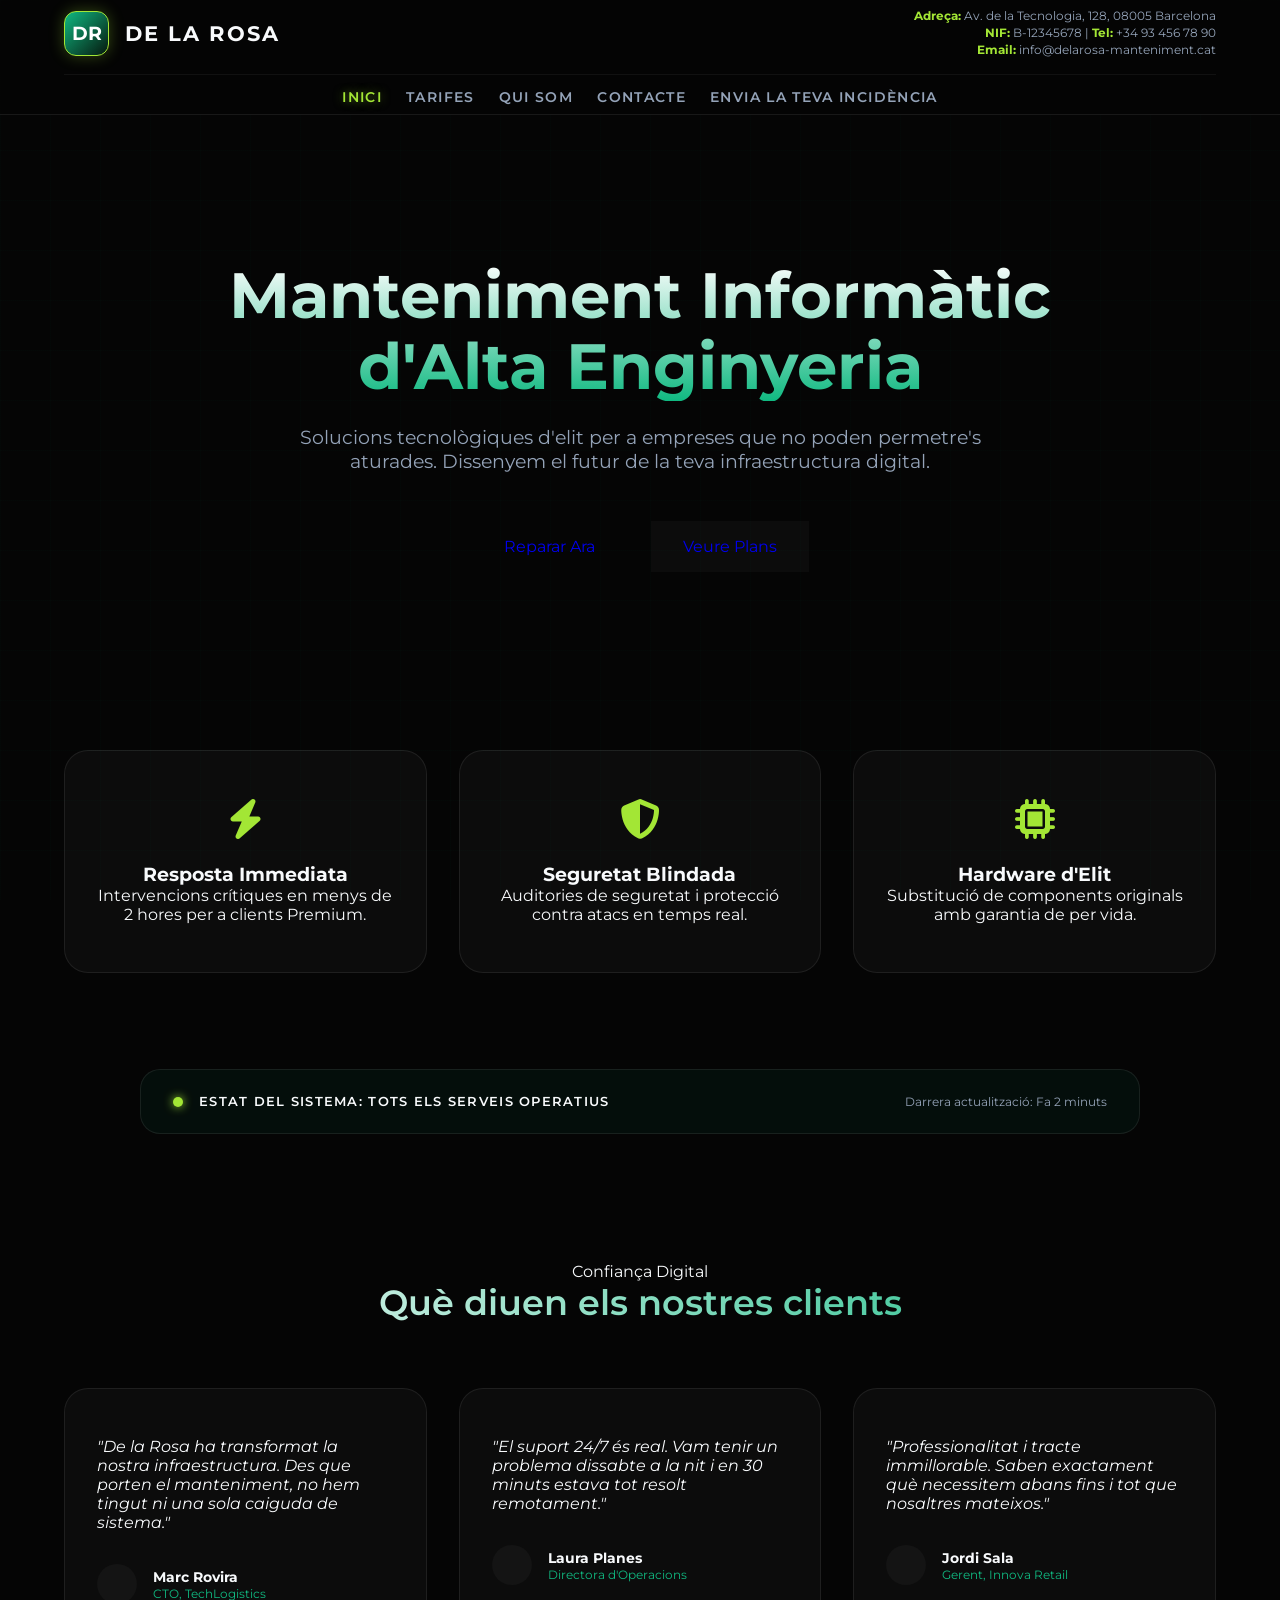
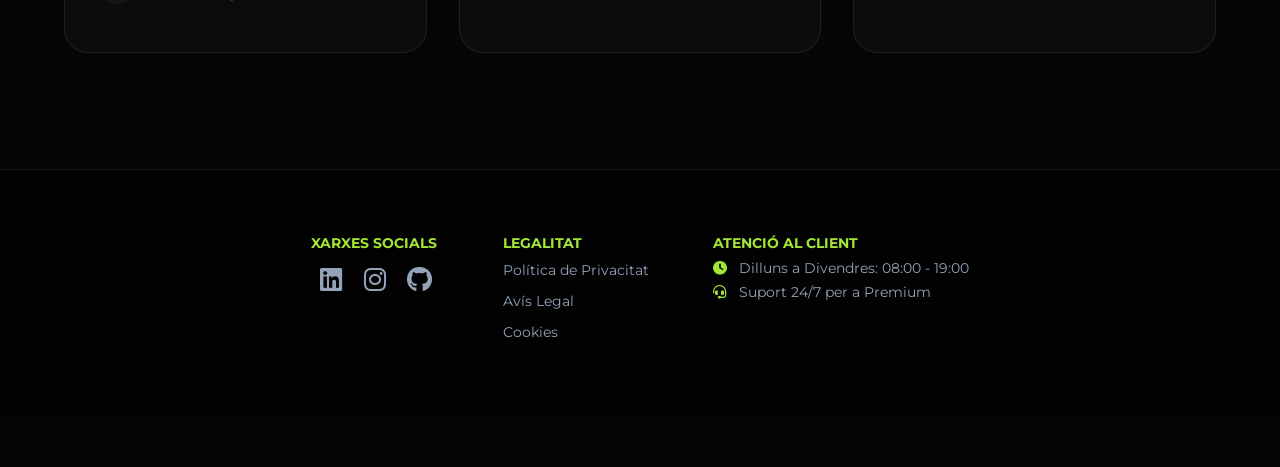
<file: index.html>
<!DOCTYPE html>
<html lang="en">

<head>
    <meta charset="UTF-8">
    <meta name="viewport" content="width=device-width, initial-scale=1.0">
    <title>Inici | De la Rosa Manteniment</title>
    <link rel="stylesheet" href="css/style.css">
    <link rel="stylesheet" href="https://cdnjs.cloudflare.com/ajax/libs/font-awesome/6.4.0/css/all.min.css">
</head>

<body>

    <header class="top-nav">
        <div class="header-top">
            <div class="logo-container">
                <div class="dr-monogram">DR</div>
                <div style="font-weight: 700; letter-spacing: 0.1em; font-size: 1.3rem;">DE LA ROSA</div>
            </div>
            <div class="corporate-info">
                <p><b>Adreça:</b> Av. de la Tecnologia, 128, 08005 Barcelona</p>
                <p><b>NIF:</b> B-12345678 | <b>Tel:</b> +34 93 456 78 90</p>
                <p><b>Email:</b> info@delarosa-manteniment.cat</p>
            </div>
        </div>
        <nav class="main-nav">
            <ul>
                <li><a href="index.html" class="active">Inici</a></li>
                <li><a href="tarifes.html">Tarifes</a></li>
                <li><a href="quisom.html">Qui som</a></li>
                <li><a href="contacte.html">Contacte</a></li>
                <li><a href="incidencia.html">Envia la teva incidència</a></li>
            </ul>
        </nav>
    </header>

    <div class="container">
        <section class="hero">
            <h1>Manteniment Informàtic<br>d'Alta Enginyeria</h1>
            <p>Solucions tecnològiques d'elit per a empreses que no poden permetre's aturades. Dissenyem el futur de la
                teva infraestructura digital.</p>
            <div style="display: flex; gap: 1.5rem;">
                <a href="incidencia.html" class="submit-btn" style="text-decoration: none; padding: 1rem 2rem;">Reparar
                    Ara</a>
                <a href="tarifes.html" class="submit-btn"
                    style="text-decoration: none; padding: 1rem 2rem; background: var(--glass-bg); border-color: var(--glass-border);">Veure
                    Plans</a>
            </div>
        </section>

        <section class="features-grid">
            <div class="feature-card">
                <i class="fa-solid fa-bolt"></i>
                <h3>Resposta Immediata</h3>
                <p>Intervencions crítiques en menys de 2 hores per a clients Premium.</p>
            </div>
            <div class="feature-card">
                <i class="fa-solid fa-shield-halved"></i>
                <h3>Seguretat Blindada</h3>
                <p>Auditories de seguretat i protecció contra atacs en temps real.</p>
            </div>
            <div class="feature-card">
                <i class="fa-solid fa-microchip"></i>
                <h3>Hardware d'Elit</h3>
                <p>Substitució de components originals amb garantia de per vida.</p>
            </div>
        </section>

        <!-- System Status Section -->
        <section style="margin-top: 6rem; width: 100%; max-width: 1000px;">
            <div
                style="background: rgba(16, 185, 129, 0.05); border: 1px solid var(--glass-border); border-radius: 20px; padding: 1.5rem 2rem; display: flex; align-items: center; justify-content: space-between;">
                <div style="display: flex; align-items: center; gap: 1rem;">
                    <div
                        style="width: 10px; height: 10px; background: var(--accent-lime); border-radius: 50%; box-shadow: 0 0 10px var(--accent-lime); animation: pulse 2s infinite;">
                    </div>
                    <span
                        style="font-size: 0.8rem; font-weight: 600; text-transform: uppercase; letter-spacing: 0.1em;">Estat
                        del Sistema: Tots els serveis operatius</span>
                </div>
                <div style="font-size: 0.75rem; color: var(--text-muted);">Darrera actualització: Fa 2 minuts</div>
            </div>
        </section>

        <!-- Testimonials -->
        <section style="margin-top: 8rem; text-align: center; width: 100%;">
            <div class="section-title">
                <span>Confiança Digital</span>
                <h2>Què diuen els nostres clients</h2>
            </div>
            <div class="features-grid">
                <div class="feature-card" style="text-align: left;">
                    <p style="font-style: italic; margin-bottom: 2rem; color: var(--text-primary);">"De la Rosa ha
                        transformat la nostra infraestructura. Des que porten el manteniment, no hem tingut ni una sola
                        caiguda de sistema."</p>
                    <div style="display: flex; align-items: center; gap: 1rem;">
                        <div style="width: 40px; height: 40px; background: var(--glass-bg); border-radius: 50%;"></div>
                        <div>
                            <h4 style="font-size: 0.9rem;">Marc Rovira</h4>
                            <p style="font-size: 0.75rem; color: var(--accent-emerald);">CTO, TechLogistics</p>
                        </div>
                    </div>
                </div>
                <div class="feature-card" style="text-align: left;">
                    <p style="font-style: italic; margin-bottom: 2rem; color: var(--text-primary);">"El suport 24/7 és
                        real. Vam tenir un problema dissabte a la nit i en 30 minuts estava tot resolt remotament."</p>
                    <div style="display: flex; align-items: center; gap: 1rem;">
                        <div style="width: 40px; height: 40px; background: var(--glass-bg); border-radius: 50%;"></div>
                        <div>
                            <h4 style="font-size: 0.9rem;">Laura Planes</h4>
                            <p style="font-size: 0.75rem; color: var(--accent-emerald);">Directora d'Operacions</p>
                        </div>
                    </div>
                </div>
                <div class="feature-card" style="text-align: left;">
                    <p style="font-style: italic; margin-bottom: 2rem; color: var(--text-primary);">"Professionalitat i
                        tracte immillorable. Saben exactament què necessitem abans fins i tot que nosaltres mateixos."
                    </p>
                    <div style="display: flex; align-items: center; gap: 1rem;">
                        <div style="width: 40px; height: 40px; background: var(--glass-bg); border-radius: 50%;"></div>
                        <div>
                            <h4 style="font-size: 0.9rem;">Jordi Sala</h4>
                            <p style="font-size: 0.75rem; color: var(--accent-emerald);">Gerent, Innova Retail</p>
                        </div>
                    </div>
                </div>
            </div>
        </section>
    </div>

    <footer>
        <div class="footer-col">
            <h4>Xarxes Socials</h4>
            <div class="social-icons">
                <a href="#"><i class="fa-brands fa-linkedin"></i></a>
                <a href="#"><i class="fa-brands fa-instagram"></i></a>
                <a href="#"><i class="fa-brands fa-github"></i></a>
            </div>
        </div>
        <div class="footer-col">
            <h4>Legalitat</h4>
            <ul class="footer-links">
                <li><a href="#">Política de Privacitat</a></li>
                <li><a href="#">Avís Legal</a></li>
                <li><a href="#">Cookies</a></li>
            </ul>
        </div>
        <div class="footer-col">
            <h4>Atenció al Client</h4>
            <p style="color: var(--text-muted); font-size: 0.85rem; margin-bottom: 0.5rem;">
                <i class="fa-solid fa-clock" style="color: var(--accent-lime); margin-right: 0.5rem;"></i>
                Dilluns a Divendres: 08:00 - 19:00
            </p>
            <p style="color: var(--text-muted); font-size: 0.85rem;">
                <i class="fa-solid fa-headset" style="color: var(--accent-lime); margin-right: 0.5rem;"></i>
                Suport 24/7 per a Premium
            </p>
        </div>
    </footer>
</body>

</html>
</file>
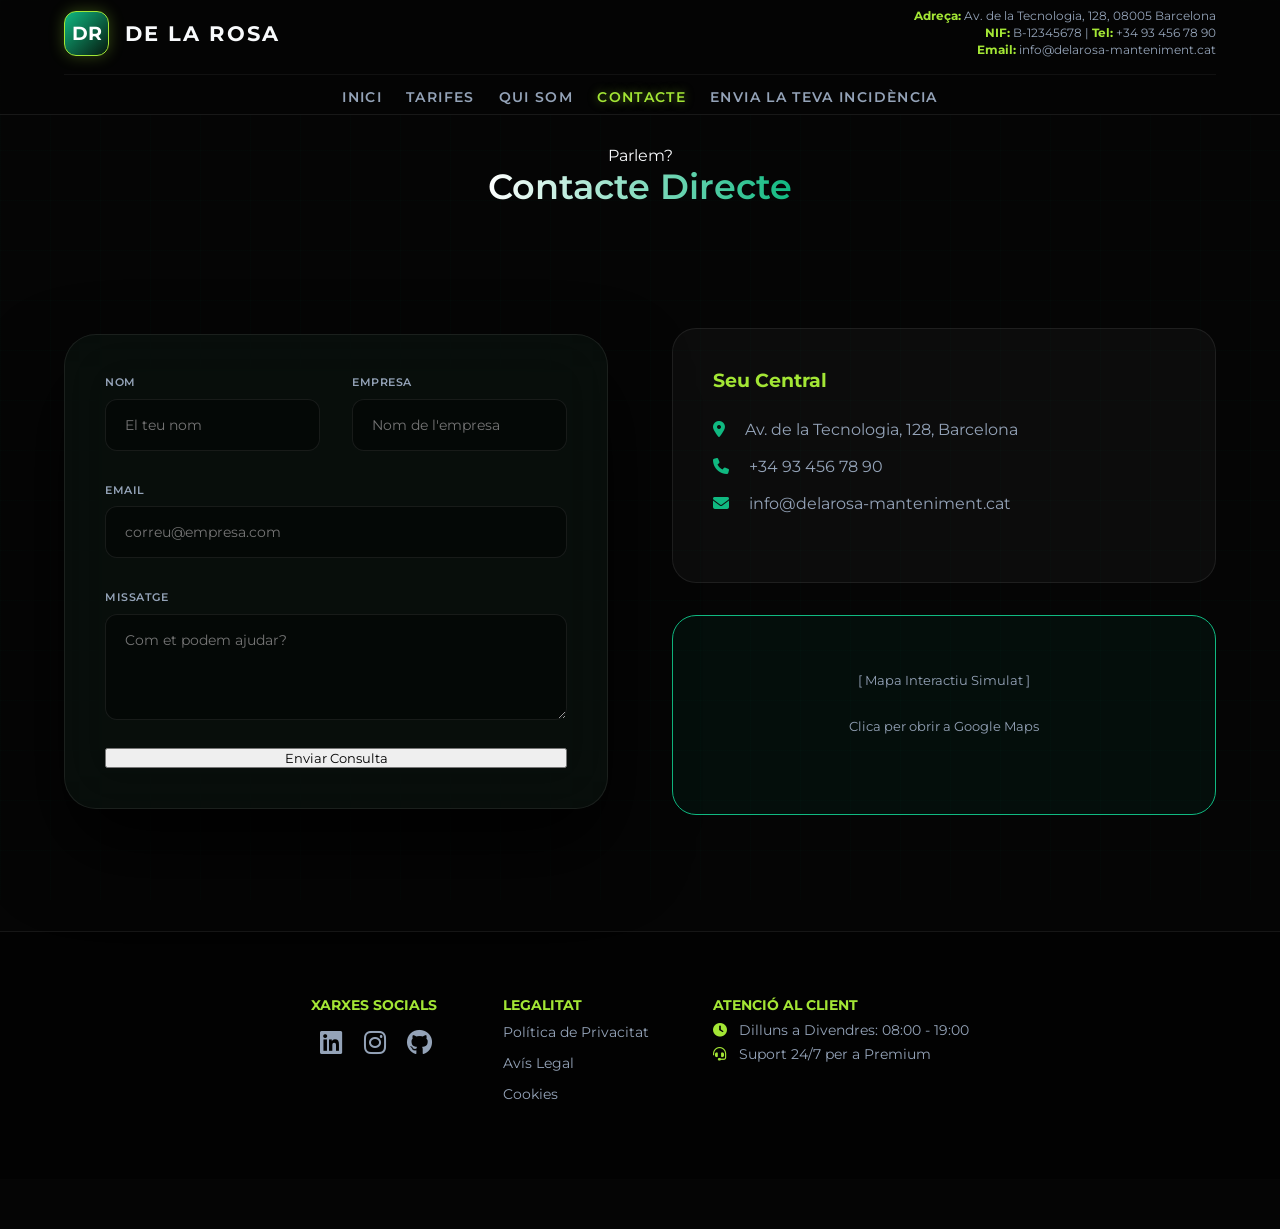
<file: contacte.html>
<!DOCTYPE html>
<html lang="en">
<head>
    <meta charset="UTF-8">
    <meta name="viewport" content="width=device-width, initial-scale=1.0">
    <title>Contacte | De la Rosa Manteniment</title>
    <link rel="stylesheet" href="css/style.css">
    <link rel="stylesheet" href="https://cdnjs.cloudflare.com/ajax/libs/font-awesome/6.4.0/css/all.min.css">
</head>
<body>

    <header class="top-nav">
        <div class="header-top">
            <div class="logo-container">
                <div class="dr-monogram">DR</div>
                <div style="font-weight: 700; letter-spacing: 0.1em; font-size: 1.3rem;">DE LA ROSA</div>
            </div>
            <div class="corporate-info">
                <p><b>Adreça:</b> Av. de la Tecnologia, 128, 08005 Barcelona</p>
                <p><b>NIF:</b> B-12345678 | <b>Tel:</b> +34 93 456 78 90</p>
                <p><b>Email:</b> info@delarosa-manteniment.cat</p>
            </div>
        </div>
        <nav class="main-nav">
            <ul>
                <li><a href="index.html">Inici</a></li>
                <li><a href="tarifes.html">Tarifes</a></li>
                <li><a href="quisom.html">Qui som</a></li>
                <li><a href="contacte.html" class="active">Contacte</a></li>
                <li><a href="incidencia.html">Envia la teva incidència</a></li>
            </ul>
        </nav>
    </header>

    <div class="container">
        <div class="section-title">
            <span>Parlem?</span>
            <h2>Contacte Directe</h2>
        </div>

        <section class="about-section">
            <div class="incident-card" style="padding: 2.5rem; animation: none;">
                <form id="contact-form">
                    <div class="form-grid">
                        <div class="field-group">
                            <label>Nom</label>
                            <input type="text" placeholder="El teu nom" required>
                        </div>
                        <div class="field-group">
                            <label>Empresa</label>
                            <input type="text" placeholder="Nom de l'empresa">
                        </div>
                        <div class="field-group full-width">
                            <label>Email</label>
                            <input type="email" placeholder="correu@empresa.com" required>
                        </div>
                        <div class="field-group full-width">
                            <label>Missatge</label>
                            <textarea rows="4" placeholder="Com et podem ajudar?"></textarea>
                        </div>
                    </div>
                    <button type="submit" class="submit-btn" style="width: 100%; margin-top: 1.5rem;">Enviar Consulta</button>
                </form>
            </div>

            <div class="about-content">
                <div style="background: var(--glass-bg); border: 1px solid var(--glass-border); border-radius: 24px; padding: 2.5rem; margin-bottom: 2rem;">
                    <h3 style="color: var(--accent-lime); margin-bottom: 1.5rem;">Seu Central</h3>
                    <p style="margin-bottom: 0.5rem;"><i class="fa-solid fa-location-dot" style="margin-right: 1rem; color: var(--accent-emerald);"></i> Av. de la Tecnologia, 128, Barcelona</p>
                    <p style="margin-bottom: 0.5rem;"><i class="fa-solid fa-phone" style="margin-right: 1rem; color: var(--accent-emerald);"></i> +34 93 456 78 90</p>
                    <p><i class="fa-solid fa-envelope" style="margin-right: 1rem; color: var(--accent-emerald);"></i> info@delarosa-manteniment.cat</p>
                </div>
                
                <div style="background: rgba(16, 185, 129, 0.05); border: 1px solid var(--accent-emerald); border-radius: 24px; padding: 2rem; height: 200px; display: flex; align-items: center; justify-content: center; text-align: center;">
                    <p style="font-size: 0.8rem; color: var(--text-muted);">[ Mapa Interactiu Simulat ]<br><br>Clica per obrir a Google Maps</p>
                </div>
            </div>
        </section>
    </div>

    <footer>
        <div class="footer-col">
            <h4>Xarxes Socials</h4>
            <div class="social-icons">
                <a href="#"><i class="fa-brands fa-linkedin"></i></a>
                <a href="#"><i class="fa-brands fa-instagram"></i></a>
                <a href="#"><i class="fa-brands fa-github"></i></a>
            </div>
        </div>
        <div class="footer-col">
            <h4>Legalitat</h4>
            <ul class="footer-links">
                <li><a href="#">Política de Privacitat</a></li>
                <li><a href="#">Avís Legal</a></li>
                <li><a href="#">Cookies</a></li>
            </ul>
        </div>
        <div class="footer-col">
            <h4>Atenció al Client</h4>
            <p style="color: var(--text-muted); font-size: 0.85rem; margin-bottom: 0.5rem;">
                <i class="fa-solid fa-clock" style="color: var(--accent-lime); margin-right: 0.5rem;"></i>
                Dilluns a Divendres: 08:00 - 19:00
            </p>
            <p style="color: var(--text-muted); font-size: 0.85rem;">
                <i class="fa-solid fa-headset" style="color: var(--accent-lime); margin-right: 0.5rem;"></i>
                Suport 24/7 per a Premium
            </p>
        </div>
    </footer>
</body>
</html>
</file>
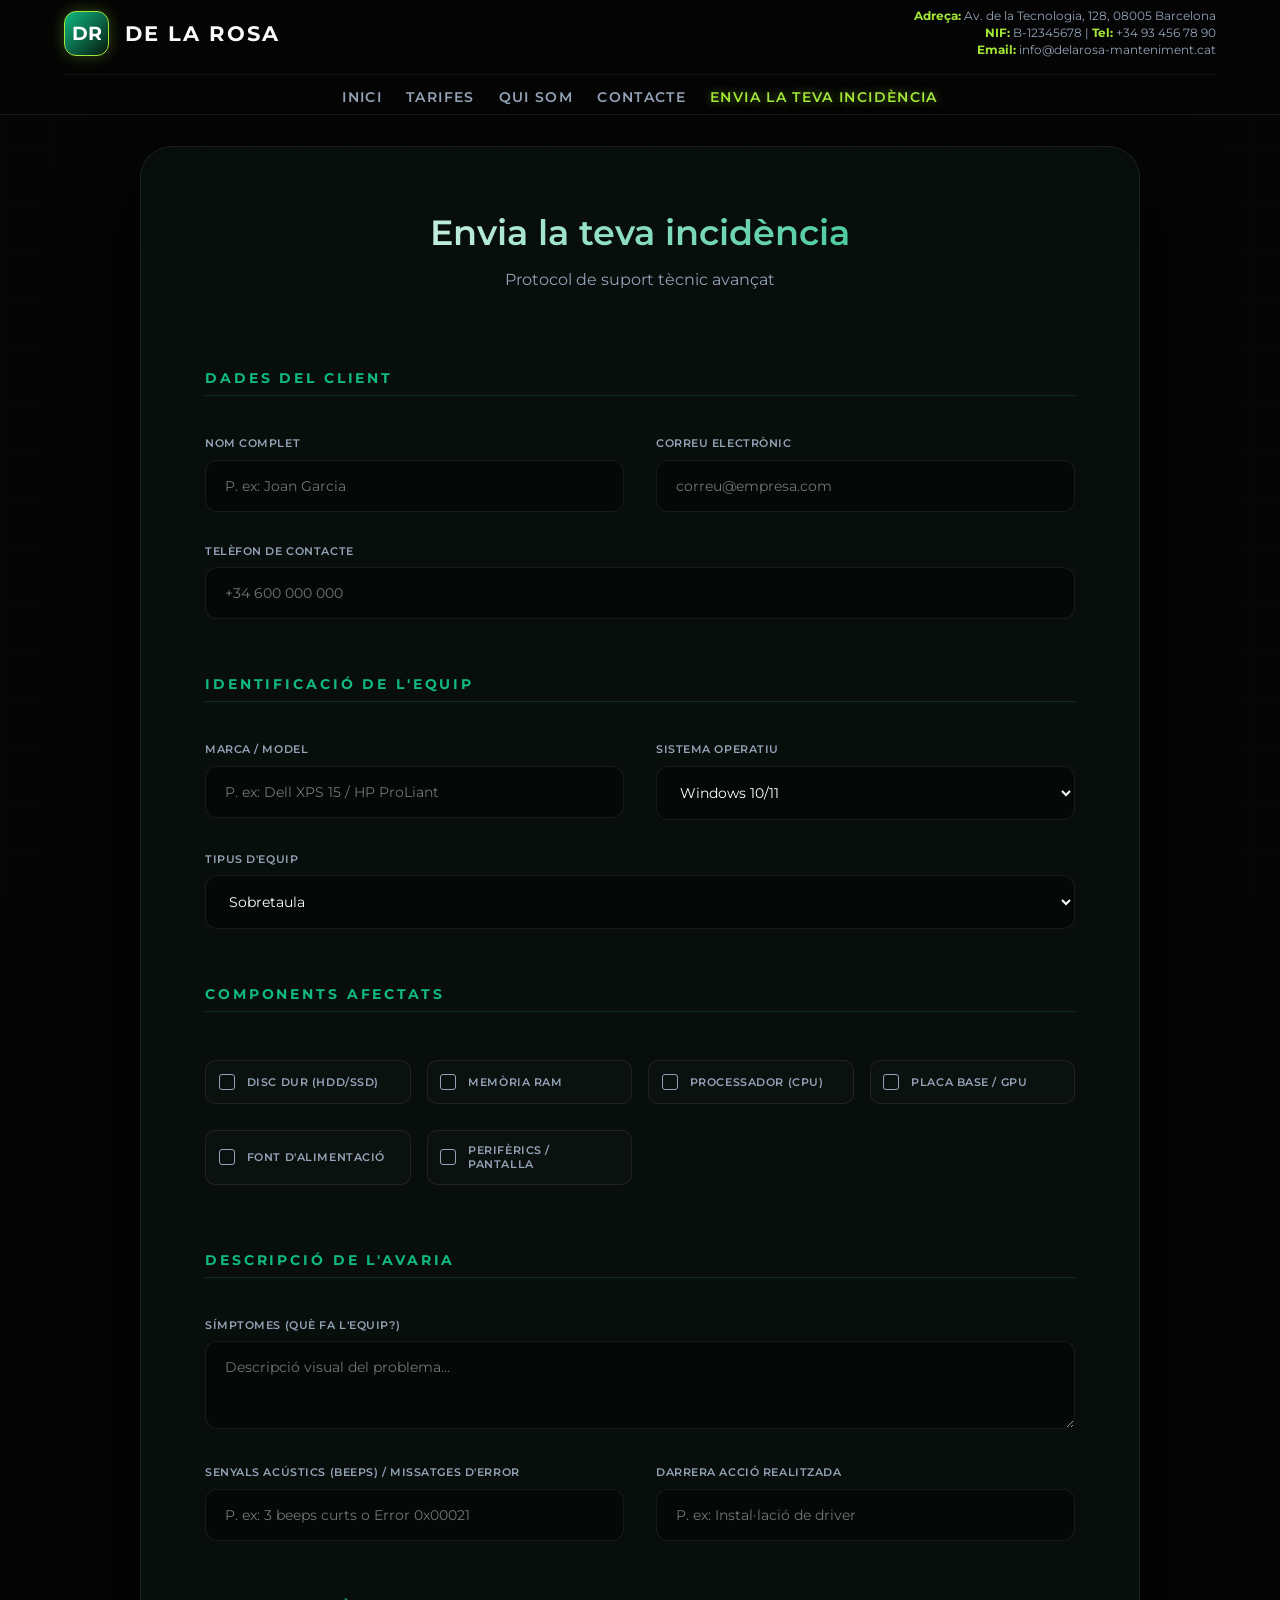
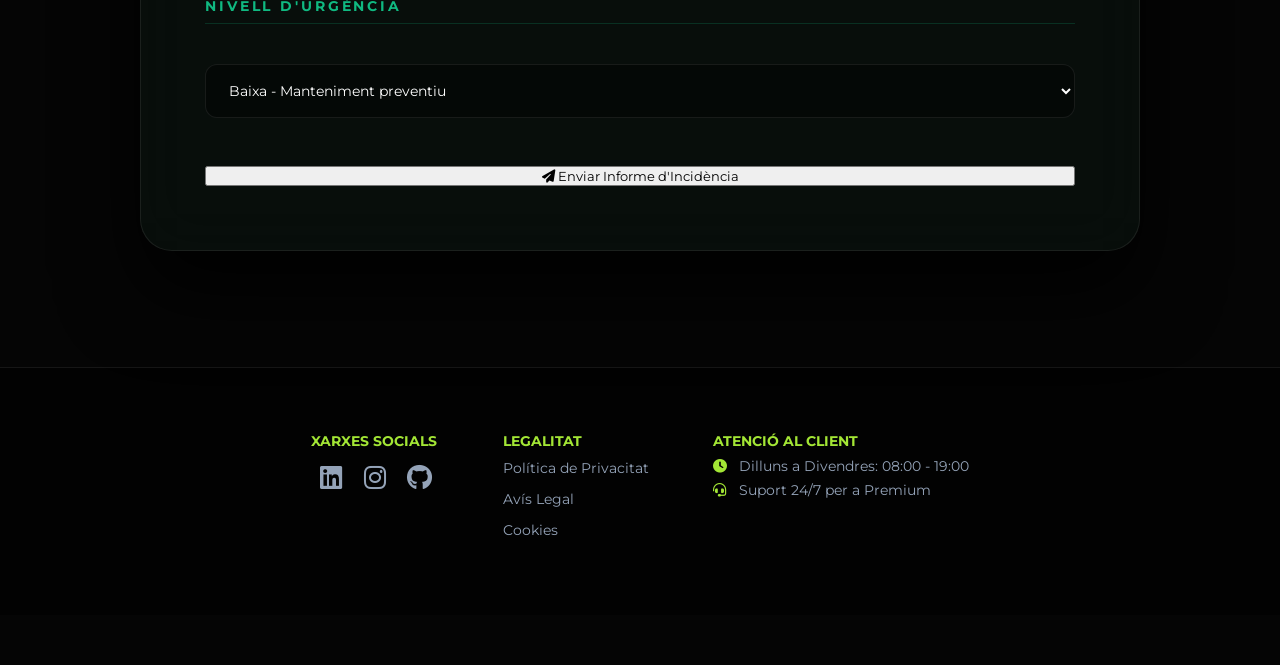
<file: incidencia.html>
<!DOCTYPE html>
<html lang="en">

<head>
    <meta charset="UTF-8">
    <meta name="viewport" content="width=device-width, initial-scale=1.0">
    <title>Envia la teva incidència | De la Rosa Manteniment</title>
    <link rel="stylesheet" href="css/style.css">
    <link rel="stylesheet" href="https://cdnjs.cloudflare.com/ajax/libs/font-awesome/6.4.0/css/all.min.css">
</head>

<body>

    <header class="top-nav">
        <div class="header-top">
            <div class="logo-container">
                <div class="dr-monogram">DR</div>
                <div style="font-weight: 700; letter-spacing: 0.1em; font-size: 1.3rem;">DE LA ROSA</div>
            </div>
            <div class="corporate-info">
                <p><b>Adreça:</b> Av. de la Tecnologia, 128, 08005 Barcelona</p>
                <p><b>NIF:</b> B-12345678 | <b>Tel:</b> +34 93 456 78 90</p>
                <p><b>Email:</b> info@delarosa-manteniment.cat</p>
            </div>
        </div>
        <nav class="main-nav">
            <ul>
                <li><a href="index.html">Inici</a></li>
                <li><a href="tarifes.html">Tarifes</a></li>
                <li><a href="quisom.html">Qui som</a></li>
                <li><a href="contacte.html">Contacte</a></li>
                <li><a href="incidencia.html" class="active">Envia la teva incidència</a></li>
            </ul>
        </nav>
    </header>

    <div class="container">
        <article class="incident-card">
            <div class="section-title">
                <h2>Envia la teva incidència</h2>
                <p style="color: var(--text-muted); margin-top: 1rem;">Protocol de suport tècnic avançat</p>
            </div>

            <form id="ticket-form">
                <div class="form-grid">
                    <!-- Dades del Client -->
                    <div class="form-section-label">Dades del Client</div>
                    <div class="field-group">
                        <label for="client-name">Nom complet</label>
                        <input type="text" id="client-name" name="name" placeholder="P. ex: Joan Garcia" required>
                    </div>
                    <div class="field-group">
                        <label for="client-email">Correu electrònic</label>
                        <input type="email" id="client-email" name="email" placeholder="correu@empresa.com" required>
                    </div>
                    <div class="field-group full-width">
                        <label for="client-phone">Telèfon de contacte</label>
                        <input type="tel" id="client-phone" name="phone" placeholder="+34 600 000 000" required>
                    </div>

                    <!-- Identificació de l'Equip -->
                    <div class="form-section-label">Identificació de l'Equip</div>
                    <div class="field-group">
                        <label for="brand-model">Marca / Model</label>
                        <input type="text" id="brand-model" name="brand" placeholder="P. ex: Dell XPS 15 / HP ProLiant"
                            required>
                    </div>
                    <div class="field-group">
                        <label for="os">Sistema Operatiu</label>
                        <select id="os" name="os">
                            <option value="windows">Windows 10/11</option>
                            <option value="linux">Linux (Ubuntu/Debian/CentOS)</option>
                            <option value="macos">macOS</option>
                            <option value="server">Windows Server</option>
                        </select>
                    </div>
                    <div class="field-group full-width">
                        <label for="type">Tipus d'equip</label>
                        <select id="type" name="type">
                            <option value="sobretaula">Sobretaula</option>
                            <option value="portatil">Portàtil</option>
                            <option value="servidor">Servidor</option>
                        </select>
                    </div>

                    <!-- Llistat de Components -->
                    <div class="form-section-label">Components Afectats</div>
                    <div class="field-group full-width">
                        <div class="checkbox-grid">
                            <label class="custom-cb">
                                <input type="checkbox" name="comp" value="disc">
                                <div class="box"></div>
                                <span>Disc dur (HDD/SSD)</span>
                            </label>
                            <label class="custom-cb">
                                <input type="checkbox" name="comp" value="ram">
                                <div class="box"></div>
                                <span>Memòria RAM</span>
                            </label>
                            <label class="custom-cb">
                                <input type="checkbox" name="comp" value="cpu">
                                <div class="box"></div>
                                <span>Processador (CPU)</span>
                            </label>
                            <label class="custom-cb">
                                <input type="checkbox" name="comp" value="gpu">
                                <div class="box"></div>
                                <span>Placa Base / GPU</span>
                            </label>
                            <label class="custom-cb">
                                <input type="checkbox" name="comp" value="font">
                                <div class="box"></div>
                                <span>Font d'alimentació</span>
                            </label>
                            <label class="custom-cb">
                                <input type="checkbox" name="comp" value="periferics">
                                <div class="box"></div>
                                <span>Perifèrics / Pantalla</span>
                            </label>
                        </div>
                    </div>

                    <!-- Descripció de l'Avaria -->
                    <div class="form-section-label">Descripció de l'Avaria</div>
                    <div class="field-group full-width">
                        <label for="symptoms">Símptomes (Què fa l'equip?)</label>
                        <textarea id="symptoms" name="symptoms" rows="3"
                            placeholder="Descripció visual del problema..."></textarea>
                    </div>
                    <div class="field-group">
                        <label for="beeps">Senyals acústics (beeps) / Missatges d'error</label>
                        <input type="text" id="beeps" name="beeps" placeholder="P. ex: 3 beeps curts o Error 0x00021">
                    </div>
                    <div class="field-group">
                        <label for="last-action">Darrera acció realitzada</label>
                        <input type="text" id="last-action" name="last_action"
                            placeholder="P. ex: Instal·lació de driver">
                    </div>

                    <!-- Urgència -->
                    <div class="form-section-label">Nivell d'Urgència</div>
                    <div class="field-group full-width">
                        <select id="urgency" name="urgency">
                            <option value="baixa">Baixa - Manteniment preventiu</option>
                            <option value="mitjana">Mitjana - Operativitat parcial</option>
                            <option value="alta">Alta (Crítica) - Aturada de servei</option>
                        </select>
                    </div>
                </div>

                <button type="submit" class="submit-btn" style="width: 100%; margin-top: 3rem;">
                    <i class="fa-solid fa-paper-plane"></i>
                    Enviar Informe d'Incidència
                </button>
            </form>
        </article>
    </div>

    <footer>
        <div class="footer-col">
            <h4>Xarxes Socials</h4>
            <div class="social-icons">
                <a href="#"><i class="fa-brands fa-linkedin"></i></a>
                <a href="#"><i class="fa-brands fa-instagram"></i></a>
                <a href="#"><i class="fa-brands fa-github"></i></a>
            </div>
        </div>
        <div class="footer-col">
            <h4>Legalitat</h4>
            <ul class="footer-links">
                <li><a href="#">Política de Privacitat</a></li>
                <li><a href="#">Avís Legal</a></li>
                <li><a href="#">Cookies</a></li>
            </ul>
        </div>
        <div class="footer-col">
            <h4>Atenció al Client</h4>
            <p style="color: var(--text-muted); font-size: 0.85rem; margin-bottom: 0.5rem;">
                <i class="fa-solid fa-clock" style="color: var(--accent-lime); margin-right: 0.5rem;"></i>
                Dilluns a Divendres: 08:00 - 19:00
            </p>
            <p style="color: var(--text-muted); font-size: 0.85rem;">
                <i class="fa-solid fa-headset" style="color: var(--accent-lime); margin-right: 0.5rem;"></i>
                Suport 24/7 per a Premium
            </p>
        </div>
    </footer>

    <script>
        document.getElementById('ticket-form').addEventListener('submit', function (e) {
            e.preventDefault();
            const btn = e.target.querySelector('button');
            btn.innerHTML = '<i class="fa-solid fa-circle-notch fa-spin"></i> Enviant...';
            btn.style.opacity = '0.7';
            btn.disabled = true;

            setTimeout(() => {
                btn.innerHTML = '<i class="fa-solid fa-check"></i> Incidència Enviada Correctament';
                btn.style.background = 'linear-gradient(135deg, #059669, #047857)';
                setTimeout(() => { location.reload(); }, 2500);
            }, 1500);
        });
    </script>
</body>

</html>
</file>
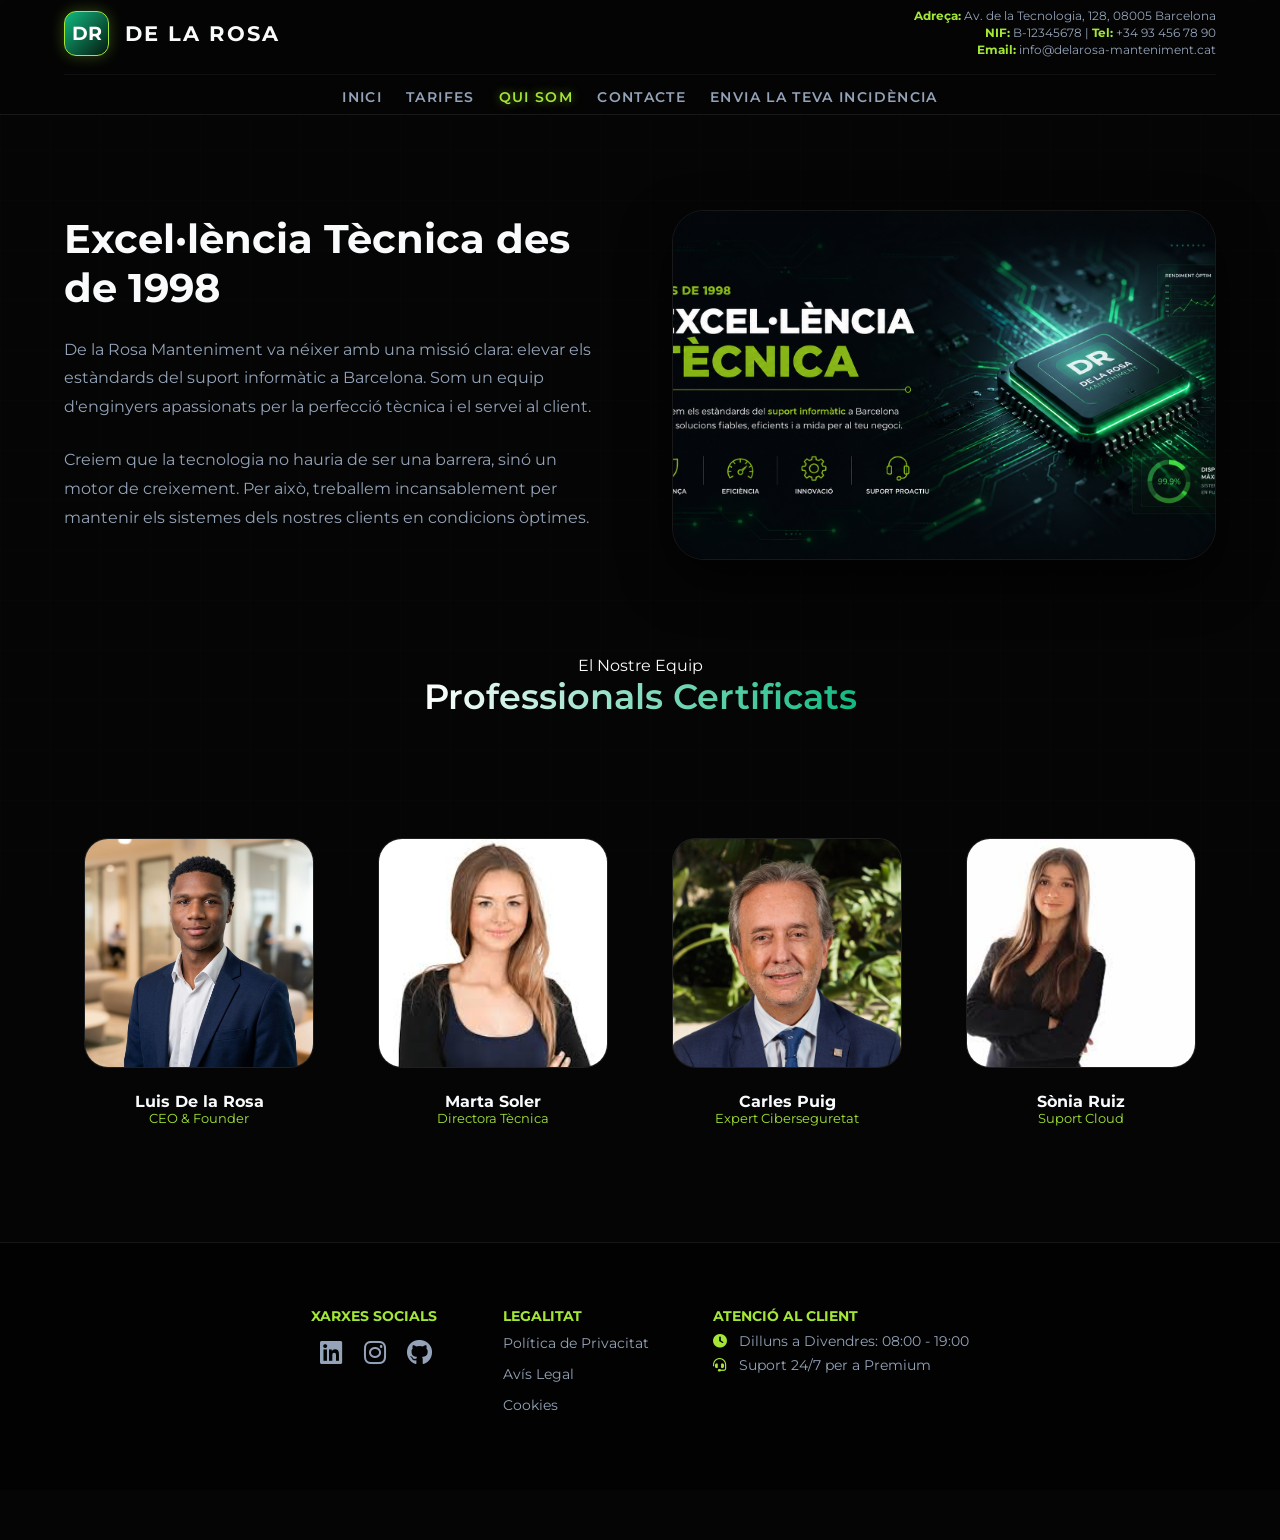
<file: quisom.html>
<!DOCTYPE html>
<html lang="en">

<head>
    <meta charset="UTF-8">
    <meta name="viewport" content="width=device-width, initial-scale=1.0">
    <title>Qui som | De la Rosa Manteniment</title>
    <link rel="stylesheet" href="css/style.css">
    <link rel="stylesheet" href="https://cdnjs.cloudflare.com/ajax/libs/font-awesome/6.4.0/css/all.min.css">
</head>

<body>

    <header class="top-nav">
        <div class="header-top">
            <div class="logo-container">
                <div class="dr-monogram">DR</div>
                <div style="font-weight: 700; letter-spacing: 0.1em; font-size: 1.3rem;">DE LA ROSA</div>
            </div>
            <div class="corporate-info">
                <p><b>Adreça:</b> Av. de la Tecnologia, 128, 08005 Barcelona</p>
                <p><b>NIF:</b> B-12345678 | <b>Tel:</b> +34 93 456 78 90</p>
                <p><b>Email:</b> info@delarosa-manteniment.cat</p>
            </div>
        </div>
        <nav class="main-nav">
            <ul>
                <li><a href="index.html">Inici</a></li>
                <li><a href="tarifes.html">Tarifes</a></li>
                <li><a href="quisom.html" class="active">Qui som</a></li>
                <li><a href="contacte.html">Contacte</a></li>
                <li><a href="incidencia.html">Envia la teva incidència</a></li>
            </ul>
        </nav>
    </header>

    <div class="container">
        <section class="about-section">
            <div class="about-content">
                <h2>Excel·lència Tècnica des de 1998</h2>
                <p>De la Rosa Manteniment va néixer amb una missió clara: elevar els estàndards del suport informàtic a
                    Barcelona. Som un equip d'enginyers apassionats per la perfecció tècnica i el servei al client.</p>
                <p>Creiem que la tecnologia no hauria de ser una barrera, sinó un motor de creixement. Per això,
                    treballem incansablement per mantenir els sistemes dels nostres clients en condicions òptimes.</p>
            </div>
            <div class="about-banner">
                <img src="img/banner.png" alt="De la Rosa Manteniment Banner">
            </div>
        </section>

        <div class="section-title" style="margin-top: 6rem;">
            <span>El Nostre Equip</span>
            <h2>Professionals Certificats</h2>
        </div>

        <section class="team-grid">
            <div class="team-member">
                <div class="member-photo"><img src="img/Luis De la Rosa.png" alt="Luis De la Rosa"></div>
                <h4>Luis De la Rosa</h4>
                <p style="color: var(--accent-lime); font-size: 0.8rem;">CEO & Founder</p>
            </div>
            <div class="team-member">
                <div class="member-photo"><img src="img/Marta Soler.jpg" alt="Marta Soler"></div>
                <h4>Marta Soler</h4>
                <p style="color: var(--accent-lime); font-size: 0.8rem;">Directora Tècnica</p>
            </div>
            <div class="team-member">
                <div class="member-photo"><img src="img/Carles Puig.jpg" alt="Carles Puig"></div>
                <h4>Carles Puig</h4>
                <p style="color: var(--accent-lime); font-size: 0.8rem;">Expert Ciberseguretat</p>
            </div>
            <div class="team-member">
                <div class="member-photo"><img src="img/Sònia Ruiz.jpg" alt="Sònia Ruiz"></div>
                <h4>Sònia Ruiz</h4>
                <p style="color: var(--accent-lime); font-size: 0.8rem;">Suport Cloud</p>
            </div>
        </section>
    </div>

    <footer>
        <div class="footer-col">
            <h4>Xarxes Socials</h4>
            <div class="social-icons">
                <a href="#"><i class="fa-brands fa-linkedin"></i></a>
                <a href="#"><i class="fa-brands fa-instagram"></i></a>
                <a href="#"><i class="fa-brands fa-github"></i></a>
            </div>
        </div>
        <div class="footer-col">
            <h4>Legalitat</h4>
            <ul class="footer-links">
                <li><a href="#">Política de Privacitat</a></li>
                <li><a href="#">Avís Legal</a></li>
                <li><a href="#">Cookies</a></li>
            </ul>
        </div>
        <div class="footer-col">
            <h4>Atenció al Client</h4>
            <p style="color: var(--text-muted); font-size: 0.85rem; margin-bottom: 0.5rem;">
                <i class="fa-solid fa-clock" style="color: var(--accent-lime); margin-right: 0.5rem;"></i>
                Dilluns a Divendres: 08:00 - 19:00
            </p>
            <p style="color: var(--text-muted); font-size: 0.85rem;">
                <i class="fa-solid fa-headset" style="color: var(--accent-lime); margin-right: 0.5rem;"></i>
                Suport 24/7 per a Premium
            </p>
        </div>
    </footer>
</body>

</html>
</file>
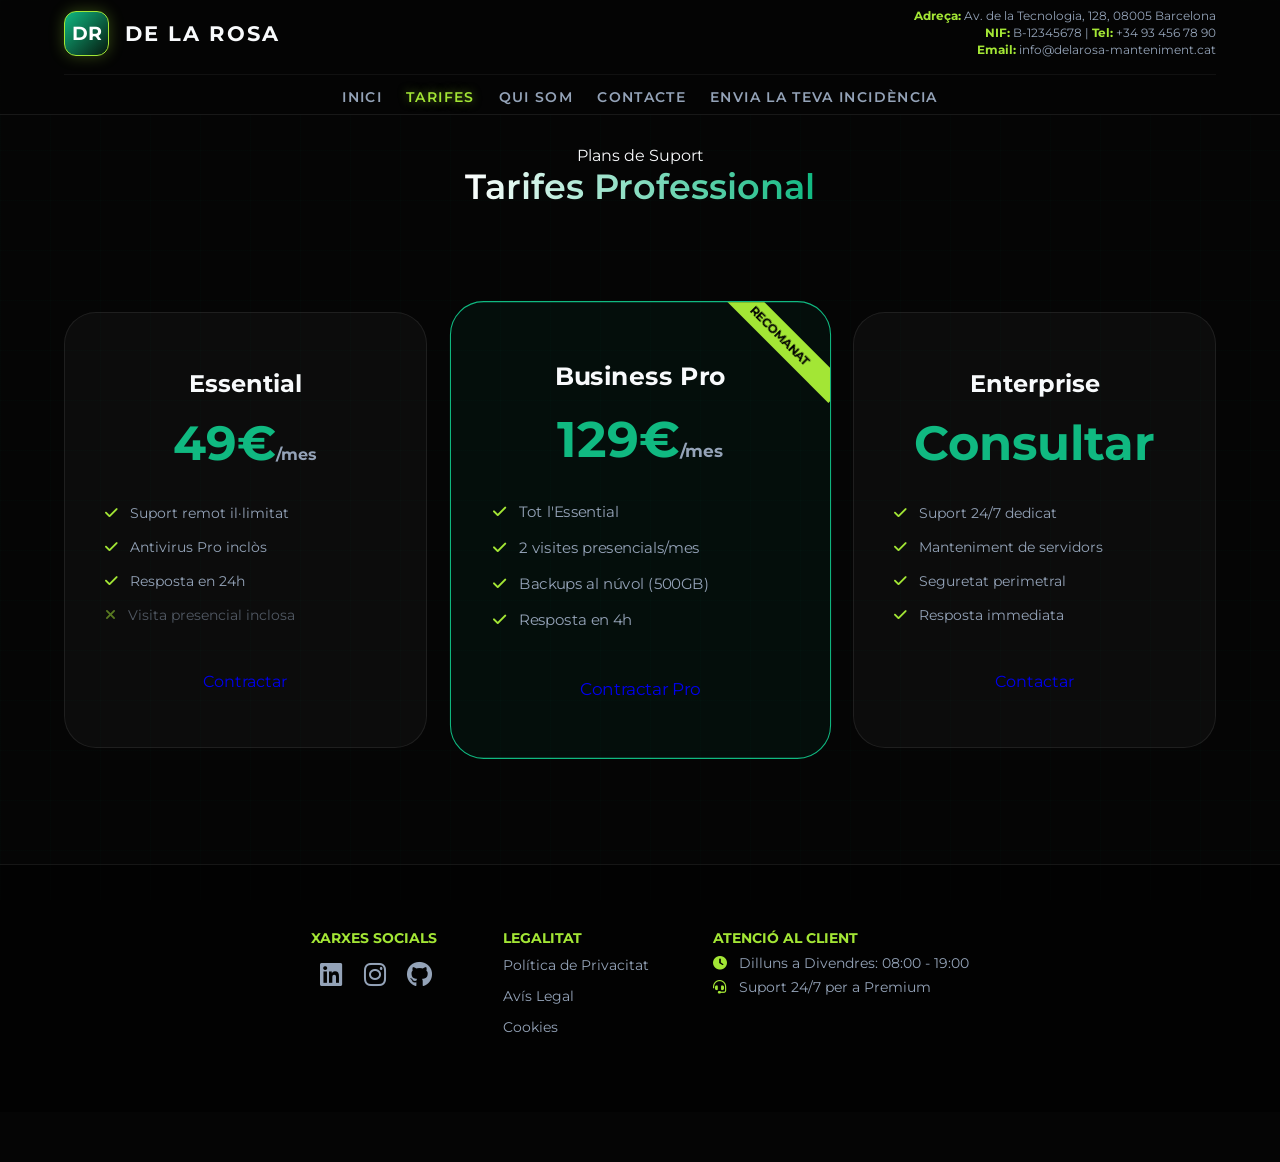
<file: tarifes.html>
<!DOCTYPE html>
<html lang="en">
<head>
    <meta charset="UTF-8">
    <meta name="viewport" content="width=device-width, initial-scale=1.0">
    <title>Tarifes | De la Rosa Manteniment</title>
    <link rel="stylesheet" href="css/style.css">
    <link rel="stylesheet" href="https://cdnjs.cloudflare.com/ajax/libs/font-awesome/6.4.0/css/all.min.css">
</head>
<body>

    <header class="top-nav">
        <div class="header-top">
            <div class="logo-container">
                <div class="dr-monogram">DR</div>
                <div style="font-weight: 700; letter-spacing: 0.1em; font-size: 1.3rem;">DE LA ROSA</div>
            </div>
            <div class="corporate-info">
                <p><b>Adreça:</b> Av. de la Tecnologia, 128, 08005 Barcelona</p>
                <p><b>NIF:</b> B-12345678 | <b>Tel:</b> +34 93 456 78 90</p>
                <p><b>Email:</b> info@delarosa-manteniment.cat</p>
            </div>
        </div>
        <nav class="main-nav">
            <ul>
                <li><a href="index.html">Inici</a></li>
                <li><a href="tarifes.html" class="active">Tarifes</a></li>
                <li><a href="quisom.html">Qui som</a></li>
                <li><a href="contacte.html">Contacte</a></li>
                <li><a href="incidencia.html">Envia la teva incidència</a></li>
            </ul>
        </nav>
    </header>

    <div class="container">
        <div class="section-title">
            <span>Plans de Suport</span>
            <h2>Tarifes Professional</h2>
        </div>

        <section class="pricing-grid">
            <div class="price-card">
                <h3>Essential</h3>
                <div class="price">49€<span>/mes</span></div>
                <ul class="price-features">
                    <li><i class="fa-solid fa-check"></i> Suport remot il·limitat</li>
                    <li><i class="fa-solid fa-check"></i> Antivirus Pro inclòs</li>
                    <li><i class="fa-solid fa-check"></i> Resposta en 24h</li>
                    <li style="opacity: 0.5;"><i class="fa-solid fa-xmark"></i> Visita presencial inclosa</li>
                </ul>
                <a href="contacte.html" class="submit-btn" style="text-decoration: none;">Contractar</a>
            </div>

            <div class="price-card featured">
                <h3>Business Pro</h3>
                <div class="price">129€<span>/mes</span></div>
                <ul class="price-features">
                    <li><i class="fa-solid fa-check"></i> Tot l'Essential</li>
                    <li><i class="fa-solid fa-check"></i> 2 visites presencials/mes</li>
                    <li><i class="fa-solid fa-check"></i> Backups al núvol (500GB)</li>
                    <li><i class="fa-solid fa-check"></i> Resposta en 4h</li>
                </ul>
                <a href="contacte.html" class="submit-btn" style="text-decoration: none;">Contractar Pro</a>
            </div>

            <div class="price-card">
                <h3>Enterprise</h3>
                <div class="price">Consultar</div>
                <ul class="price-features">
                    <li><i class="fa-solid fa-check"></i> Suport 24/7 dedicat</li>
                    <li><i class="fa-solid fa-check"></i> Manteniment de servidors</li>
                    <li><i class="fa-solid fa-check"></i> Seguretat perimetral</li>
                    <li><i class="fa-solid fa-check"></i> Resposta immediata</li>
                </ul>
                <a href="contacte.html" class="submit-btn" style="text-decoration: none;">Contactar</a>
            </div>
        </section>
    </div>

    <footer>
        <div class="footer-col">
            <h4>Xarxes Socials</h4>
            <div class="social-icons">
                <a href="#"><i class="fa-brands fa-linkedin"></i></a>
                <a href="#"><i class="fa-brands fa-instagram"></i></a>
                <a href="#"><i class="fa-brands fa-github"></i></a>
            </div>
        </div>
        <div class="footer-col">
            <h4>Legalitat</h4>
            <ul class="footer-links">
                <li><a href="#">Política de Privacitat</a></li>
                <li><a href="#">Avís Legal</a></li>
                <li><a href="#">Cookies</a></li>
            </ul>
        </div>
        <div class="footer-col">
            <h4>Atenció al Client</h4>
            <p style="color: var(--text-muted); font-size: 0.85rem; margin-bottom: 0.5rem;">
                <i class="fa-solid fa-clock" style="color: var(--accent-lime); margin-right: 0.5rem;"></i>
                Dilluns a Divendres: 08:00 - 19:00
            </p>
            <p style="color: var(--text-muted); font-size: 0.85rem;">
                <i class="fa-solid fa-headset" style="color: var(--accent-lime); margin-right: 0.5rem;"></i>
                Suport 24/7 per a Premium
            </p>
        </div>
    </footer>
</body>
</html>
</file>
<file: css/style.css>
@import url('https://fonts.googleapis.com/css2?family=Montserrat:wght@300;400;500;600;700&display=swap');

:root {
    --bg-deep: #050505;
    --bg-forest: #06180e;
    --accent-emerald: #10b981;
    --accent-lime: #a3e635;
    --text-primary: #f8fafc;
    --text-muted: #94a3b8;
    --glass-bg: rgba(255, 255, 255, 0.03);
    --glass-border: rgba(255, 255, 255, 0.08);
    --neon-shadow: 0 0 15px rgba(163, 230, 53, 0.3);
    --z-depth-1: 0 10px 30px rgba(0, 0, 0, 0.5);
    --z-depth-2: 0 20px 50px rgba(0, 0, 0, 0.7);
    --z-depth-3: 0 40px 80px rgba(0, 0, 0, 0.9);
}

* {
    margin: 0;
    padding: 0;
    box-sizing: border-box;
    font-family: 'Montserrat', sans-serif;
    scroll-behavior: smooth;
}

@keyframes pulse {
    0% {
        transform: scale(0.95);
        box-shadow: 0 0 0 0 rgba(163, 230, 53, 0.7);
    }

    70% {
        transform: scale(1);
        box-shadow: 0 0 0 10px rgba(163, 230, 53, 0);
    }

    100% {
        transform: scale(0.95);
        box-shadow: 0 0 0 0 rgba(163, 230, 53, 0);
    }
}

body {

    background: var(--bg-deep);
    color: var(--text-primary);
    min-height: 100vh;
    overflow-x: hidden;
    position: relative;
    padding-bottom: 50px;
}

/* Background Tech Circuits Simulation */
body::before {
    content: '';
    position: fixed;
    top: 0;
    left: 0;
    width: 100%;
    height: 100%;
    background-image:
        linear-gradient(rgba(16, 185, 129, 0.02) 1px, transparent 1px),
        linear-gradient(90deg, rgba(16, 185, 129, 0.02) 1px, transparent 1px);
    background-size: 50px 50px;
    z-index: -1;
}

/* Glassmorphic Header */
header.top-nav {
    position: fixed;
    top: 0;
    left: 0;
    width: 100%;
    background: rgba(5, 5, 5, 0.85);
    backdrop-filter: blur(20px) saturate(180%);
    border-bottom: 1px solid var(--glass-border);
    z-index: 1000;
    padding: 0.5rem 5%;
}


.header-top {
    display: flex;
    justify-content: space-between;
    align-items: center;
    padding-bottom: 1rem;
    border-bottom: 1px solid rgba(255, 255, 255, 0.05);
}

.logo-container {
    display: flex;
    align-items: center;
    gap: 1rem;
}

.dr-monogram {
    width: 45px;
    height: 45px;
    background: linear-gradient(135deg, var(--accent-emerald), var(--bg-forest));
    border: 1px solid var(--accent-lime);
    border-radius: 12px;
    display: flex;
    align-items: center;
    justify-content: center;
    font-weight: 700;
    font-size: 1.2rem;
    color: white;
    box-shadow: var(--neon-shadow);
}

.corporate-info {
    text-align: right;
    font-size: 0.75rem;
    color: var(--text-muted);
    line-height: 1.4;
}

.corporate-info b {
    color: var(--accent-lime);
}

.main-nav {
    display: flex;
    justify-content: center;
    padding-top: 0.75rem;
}

.main-nav ul {
    display: flex;
    list-style: none;
    gap: 1.5rem;
}


.main-nav a {
    text-decoration: none;
    color: var(--text-muted);
    font-size: 0.85rem;
    font-weight: 600;
    text-transform: uppercase;
    letter-spacing: 0.1em;
    transition: all 0.3s ease;
}

.main-nav a:hover,
.main-nav a.active {
    color: var(--accent-lime);
    text-shadow: 0 0 10px rgba(163, 230, 53, 0.5);
}

/* Antigravity Container */
.container {
    margin-top: 130px;
    padding: 1rem 5%;
    display: flex;
    flex-direction: column;
    align-items: center;
    perspective: 1000px;
}


/* Floating Incident Form */
.incident-card {
    background: rgba(10, 20, 15, 0.6);
    backdrop-filter: blur(30px);
    border: 1px solid var(--glass-border);
    border-radius: 32px;
    padding: 4rem;
    width: 100%;
    max-width: 1000px;
    position: relative;
    box-shadow: var(--z-depth-3);
}

.section-title {
    margin-bottom: 3.5rem;
    text-align: center;
}

.section-title h2 {
    font-size: 2.2rem;
    font-weight: 600;
    background: linear-gradient(to right, #fff, var(--accent-emerald));
    -webkit-background-clip: text;
    -webkit-text-fill-color: transparent;
}

.form-section-label {
    grid-column: span 2;
    font-size: 0.9rem;
    font-weight: 700;
    color: var(--accent-emerald);
    border-bottom: 1px solid rgba(16, 185, 129, 0.2);
    padding-bottom: 0.5rem;
    margin-top: 1.5rem;
    margin-bottom: 0.5rem;
    text-transform: uppercase;
    letter-spacing: 0.2em;
}

/* Form Styling */
.form-grid {
    display: grid;
    grid-template-columns: 1fr 1fr;
    gap: 2rem;
}

.full-width {
    grid-column: span 2;
}

.field-group {
    position: relative;
}

label {
    display: block;
    margin-bottom: 0.6rem;
    font-size: 0.7rem;
    font-weight: 600;
    color: var(--text-muted);
    text-transform: uppercase;
    letter-spacing: 0.05em;
}

input,
select,
textarea {
    width: 100%;
    background: rgba(0, 0, 0, 0.4);
    border: 1px solid var(--glass-border);
    border-radius: 12px;
    padding: 1rem 1.2rem;
    color: white;
    font-size: 0.9rem;
    transition: all 0.3s ease;
    outline: none;
}

input:focus,
select:focus,
textarea:focus {
    border-color: var(--accent-emerald);
    background: rgba(16, 185, 129, 0.05);
}

option {
    background-color: var(--bg-deep);
    color: white;
}


/* Checkbox Grid */
.checkbox-grid {
    display: grid;
    grid-template-columns: repeat(auto-fill, minmax(180px, 1fr));
    gap: 1rem;
    margin-top: 0.5rem;
}

.custom-cb {
    cursor: pointer;
    display: flex;
    align-items: center;
    gap: 0.75rem;
    padding: 0.8rem;
    background: rgba(255, 255, 255, 0.02);
    border: 1px solid var(--glass-border);
    border-radius: 10px;
}

.custom-cb input {
    display: none;
}

.custom-cb .box {
    width: 16px;
    height: 16px;
    border: 1px solid var(--text-muted);
    border-radius: 3px;
}

.custom-cb input:checked+.box {
    background: var(--accent-lime);
    border-color: var(--accent-lime);
    box-shadow: 0 0 10px rgba(163, 230, 53, 0.4);
}

/* Footer */
footer {
    margin-top: 100px;
    padding: 4rem 5%;
    background: rgba(0, 0, 0, 0.5);
    border-top: 1px solid var(--glass-border);
    display: grid;
    grid-template-columns: repeat(3, auto);
    justify-content: center;
    gap: 4rem;
}


.footer-col h4 {
    color: var(--accent-lime);
    margin-bottom: 0.5rem;
    font-size: 0.9rem;
    text-transform: uppercase;
}


.footer-links {
    list-style: none;
}

.footer-links li {
    margin-bottom: 0.75rem;
}

.footer-links a {
    color: var(--text-muted);
    text-decoration: none;
    font-size: 0.85rem;
    transition: 0.3s;
}

.footer-links a:hover {
    color: white;
}

.social-icons {
    display: flex;
    gap: 0.25rem;
    align-items: center;
}



.social-icons a {
    color: var(--text-muted);
    text-decoration: none;
    transition: 0.3s;
    font-size: 1.6rem;
    display: flex;
    align-items: center;
    justify-content: center;
    width: 40px;
    height: 40px;
    line-height: 1;
}


.social-icons a:hover {
    color: var(--accent-emerald);
    transform: translateY(-3px);
}


/* Hero Section */
.hero {
    height: 60vh;
    display: flex;
    flex-direction: column;
    justify-content: center;
    align-items: center;
    text-align: center;
    padding: 0 10%;
}


.hero h1 {
    font-size: 4rem;
    font-weight: 700;
    margin-bottom: 1.5rem;
    line-height: 1.1;
    background: linear-gradient(to bottom, #fff, var(--accent-emerald));
    -webkit-background-clip: text;
    -webkit-text-fill-color: transparent;
}

.hero p {
    font-size: 1.2rem;
    color: var(--text-muted);
    max-width: 700px;
    margin-bottom: 3rem;
}

/* Feature Cards */
.features-grid {
    display: grid;
    grid-template-columns: repeat(3, 1fr);
    gap: 2rem;
    margin-top: 4rem;
    width: 100%;
}

.feature-card {
    background: var(--glass-bg);
    border: 1px solid var(--glass-border);
    border-radius: 24px;
    padding: 3rem 2rem;
    text-align: center;
    transition: var(--transition-smooth);
}

.feature-card:hover {
    transform: translateY(-10px);
    border-color: var(--accent-emerald);
    background: rgba(16, 185, 129, 0.05);
}

.feature-card i {
    font-size: 2.5rem;
    color: var(--accent-lime);
    margin-bottom: 1.5rem;
}

/* Pricing Tables */
.pricing-grid {
    display: grid;
    grid-template-columns: repeat(3, 1fr);
    gap: 2rem;
    width: 100%;
    margin-top: 3rem;
}

.price-card {
    background: var(--glass-bg);
    border: 1px solid var(--glass-border);
    border-radius: 32px;
    padding: 3.5rem 2.5rem;
    text-align: center;
    position: relative;
    overflow: hidden;
    transition: 0.4s;
}

.price-card.featured {
    border-color: var(--accent-emerald);
    background: rgba(16, 185, 129, 0.05);
    transform: scale(1.05);
}

.price-card.featured::before {
    content: 'RECOMANAT';
    position: absolute;
    top: 20px;
    right: -30px;
    background: var(--accent-lime);
    color: #000;
    font-size: 0.7rem;
    font-weight: 700;
    padding: 5px 40px;
    transform: rotate(45deg);
}

.price-card h3 {
    font-size: 1.5rem;
    margin-bottom: 1rem;
}

.price-card .price {
    font-size: 3rem;
    font-weight: 700;
    margin-bottom: 2rem;
    color: var(--accent-emerald);
}

.price-card .price span {
    font-size: 1rem;
    color: var(--text-muted);
}

.price-features {
    list-style: none;
    text-align: left;
    margin-bottom: 3rem;
}

.price-features li {
    margin-bottom: 1rem;
    font-size: 0.9rem;
    color: var(--text-muted);
    display: flex;
    align-items: center;
    gap: 0.75rem;
}

.price-features li i {
    color: var(--accent-lime);
}

/* About / Team */
.about-section {
    display: grid;
    grid-template-columns: 1fr 1fr;
    gap: 4rem;
    align-items: center;
    margin-top: 4rem;
}

.about-banner {
    width: 100%;
    height: 350px;
    border-radius: 32px;
    overflow: hidden;
    border: 1px solid var(--glass-border);
    box-shadow: var(--z-depth-2);
}

.about-banner img {
    width: 100%;
    height: 100%;
    object-fit: cover;
    transition: transform 0.6s ease;
}

.about-banner:hover img {
    transform: scale(1.05);
}

.about-content h2 {
    font-size: 2.5rem;
    margin-bottom: 1.5rem;
}

.about-content p {
    color: var(--text-muted);
    line-height: 1.8;
    margin-bottom: 1.5rem;
}

.team-grid {
    display: grid;
    grid-template-columns: repeat(4, 1fr);
    gap: 1.5rem;
    margin-top: 4rem;
}

.team-member {
    text-align: center;
}

.member-photo {
    width: 85%;
    margin: 0 auto 1.5rem auto;
    aspect-ratio: 1;
    background: var(--glass-bg);
    border: 1px solid var(--glass-border);
    border-radius: 24px;
    display: flex;
    align-items: center;
    justify-content: center;
    font-size: 3rem;
    color: var(--accent-emerald);
    overflow: hidden;
    transition: all 0.4s cubic-bezier(0.4, 0, 0.2, 1);
}

.member-photo img {
    width: 100%;
    height: 100%;
    object-fit: cover;
    transition: transform 0.5s ease;
}

.team-member:hover .member-photo {
    border-color: var(--accent-lime);
    box-shadow: var(--neon-shadow);
}

.team-member:hover .member-photo img {
    transform: scale(1.1);
}

@media (max-width: 900px) {

    .pricing-grid,
    .features-grid,
    .about-section,
    .team-grid {
        grid-template-columns: 1fr;
    }

    .hero h1 {
        font-size: 2.5rem;
    }
}
</file>
